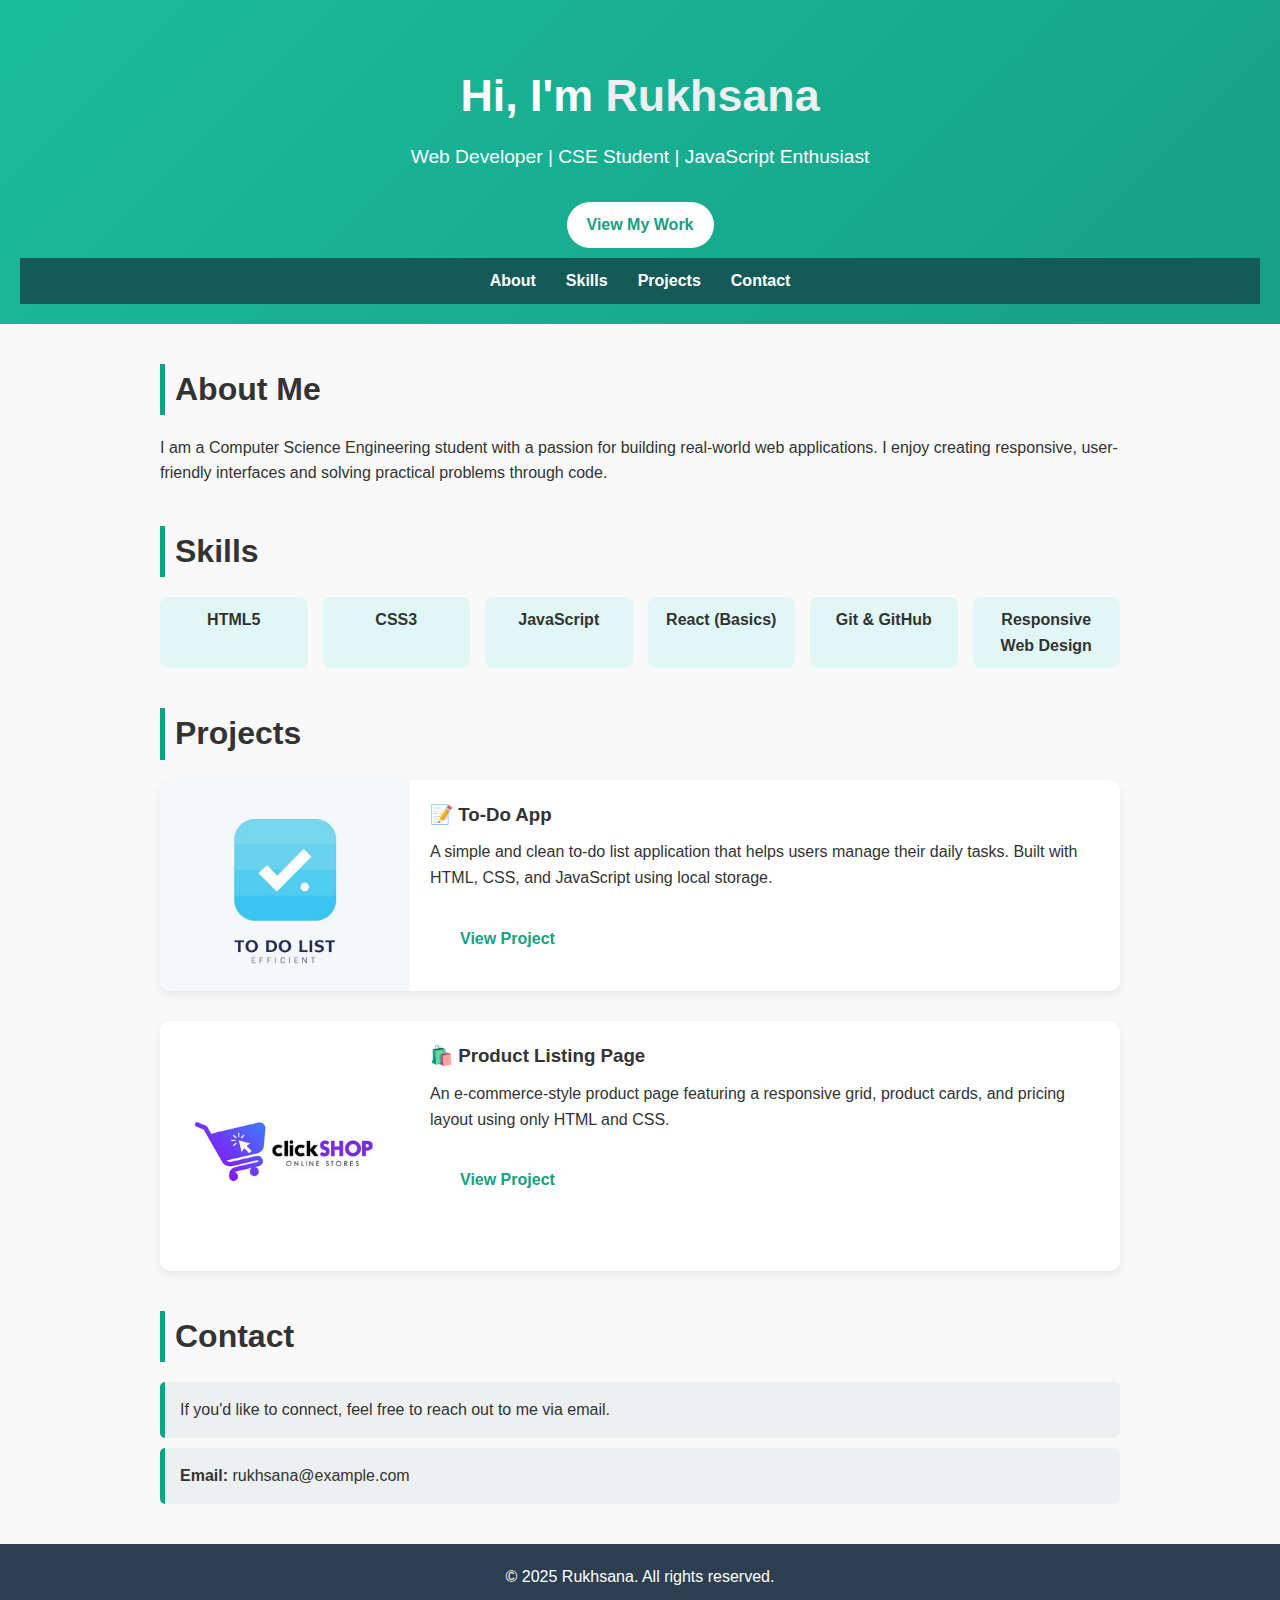
<file: task-4/index.html>
<!DOCTYPE html>
<html lang="en">
<head>
  <meta charset="UTF-8" />
  <meta name="viewport" content="width=device-width, initial-scale=1.0" />
  <title>Rukhsana Portfolio</title>
  <link rel="stylesheet" href="style.css" />
</head>
<body>
  <header>
    <div class="hero">
      <h1>Hi, I'm <span>Rukhsana</span></h1>
      <p>Web Developer | CSE Student | JavaScript Enthusiast</p>
      <a href="#projects" class="btn">View My Work</a>
    </div>
    <nav>
      <ul>
        <li><a href="#about">About</a></li>
        <li><a href="#skills">Skills</a></li>
        <li><a href="#projects">Projects</a></li>
        <li><a href="#contact">Contact</a></li>
      </ul>
    </nav>
  </header>

  <section id="about">
    <h2>About Me</h2>
    <p>I am a Computer Science Engineering student with a passion for building real-world web applications. I enjoy creating responsive, user-friendly interfaces and solving practical problems through code.</p>
  </section>

  <section id="skills">
    <h2>Skills</h2>
    <ul class="skills-list">
      <li>HTML5</li>
      <li>CSS3</li>
      <li>JavaScript</li>
      <li>React (Basics)</li>
      <li>Git & GitHub</li>
      <li>Responsive Web Design</li>
    </ul>
  </section>

  <section id="projects">
    <h2>Projects</h2>
    <div class="project-card">
      <img src="./todoimg.jpg" alt="To-Do App Screenshot" />
      <div>
        <h3>📝 To-Do App</h3>
        <p>A simple and clean to-do list application that helps users manage their daily tasks. Built with HTML, CSS, and JavaScript using local storage.</p>
        <a href="todo.html" class="btn">View Project</a>
      </div>
    </div>

    <div class="project-card">
      <img src="./ecommerce.jpg" alt="Product Listing Screenshot" />
      <div>
        <h3>🛍️ Product Listing Page</h3>
        <p>An e-commerce-style product page featuring a responsive grid, product cards, and pricing layout using only HTML and CSS.</p>
        <a href="products.html" class="btn">View Project</a>
      </div>
    </div>

    <!-- Add More Projects Here -->
  </section>

  <section id="contact">
    <h2>Contact</h2>
    <p>If you'd like to connect, feel free to reach out to me via email.</p>
    <p><strong>Email:</strong> rukhsana@example.com</p>
  </section>

  <footer>
    <p>&copy; 2025 Rukhsana. All rights reserved.</p>
  </footer>
</body>
</html>
</file>
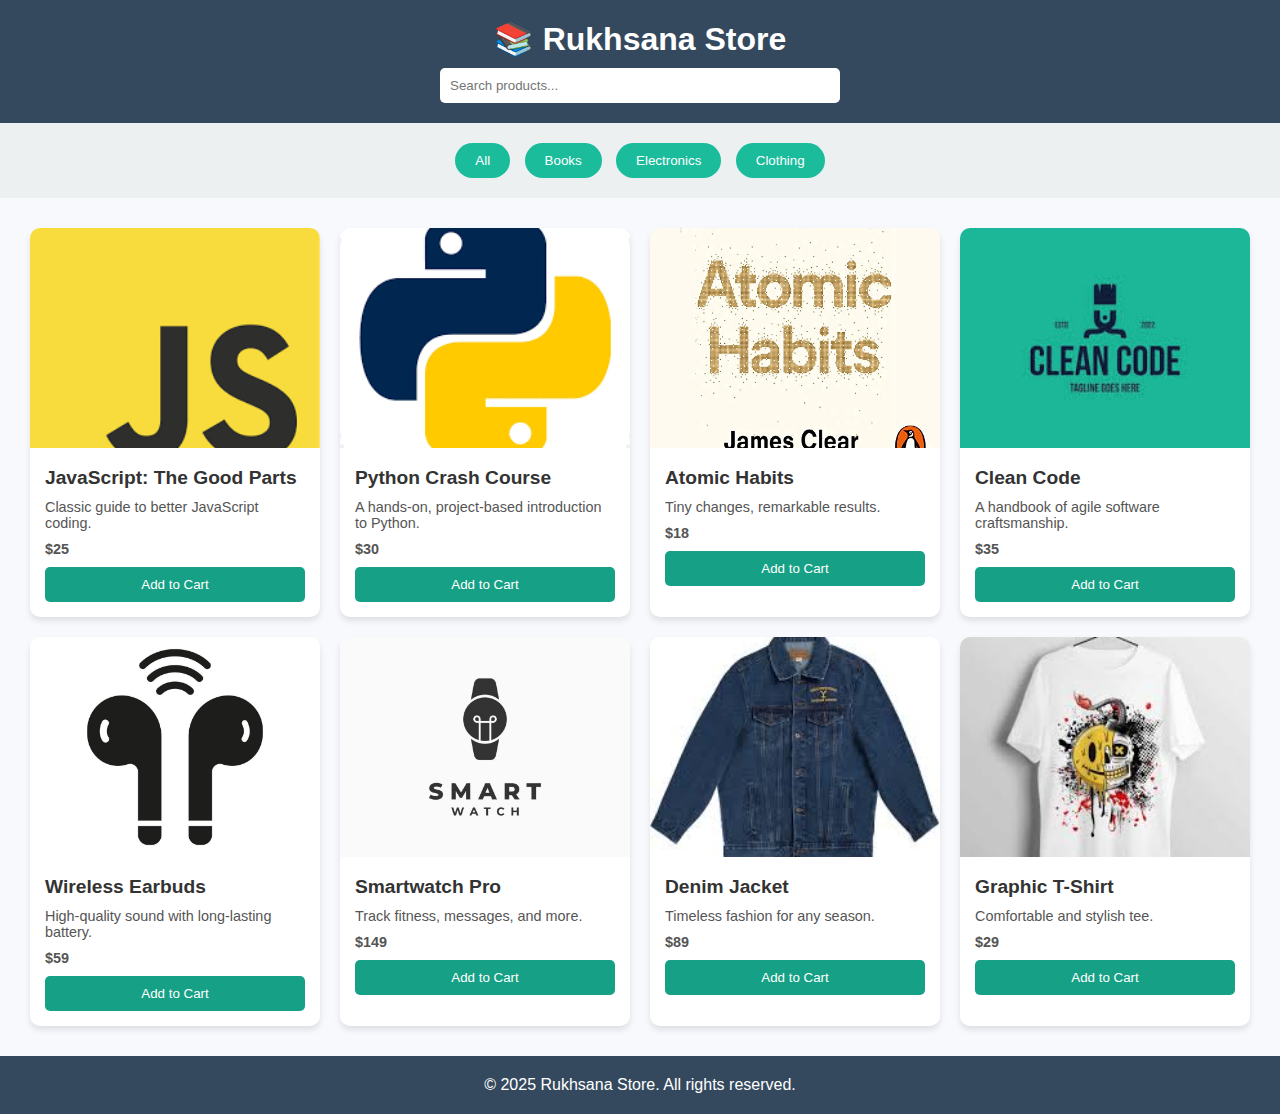
<file: task-4/products.html>
<!DOCTYPE html>
<html lang="en">
<head>
  <meta charset="UTF-8" />
  <meta name="viewport" content="width=device-width, initial-scale=1.0"/>
  <title>Product Listing</title>
  <link rel="stylesheet" href="products.css" />
</head>
<body>
  <header>
    <h1>📚 Rukhsana Store</h1>
    <input type="text" id="searchInput" placeholder="Search products..." />
  </header>

  <section class="filters">
    <button onclick="filterProducts('all')">All</button>
    <button onclick="filterProducts('books')">Books</button>
    <button onclick="filterProducts('electronics')">Electronics</button>
    <button onclick="filterProducts('clothing')">Clothing</button>
  </section>

  <main id="productContainer" class="product-grid">
    <!-- Dynamic products will appear here -->
  </main>

  <footer>
    <p>&copy; 2025 Rukhsana Store. All rights reserved.</p>
  </footer>

  <script src="products.js"></script>
</body>
</html>
</file>
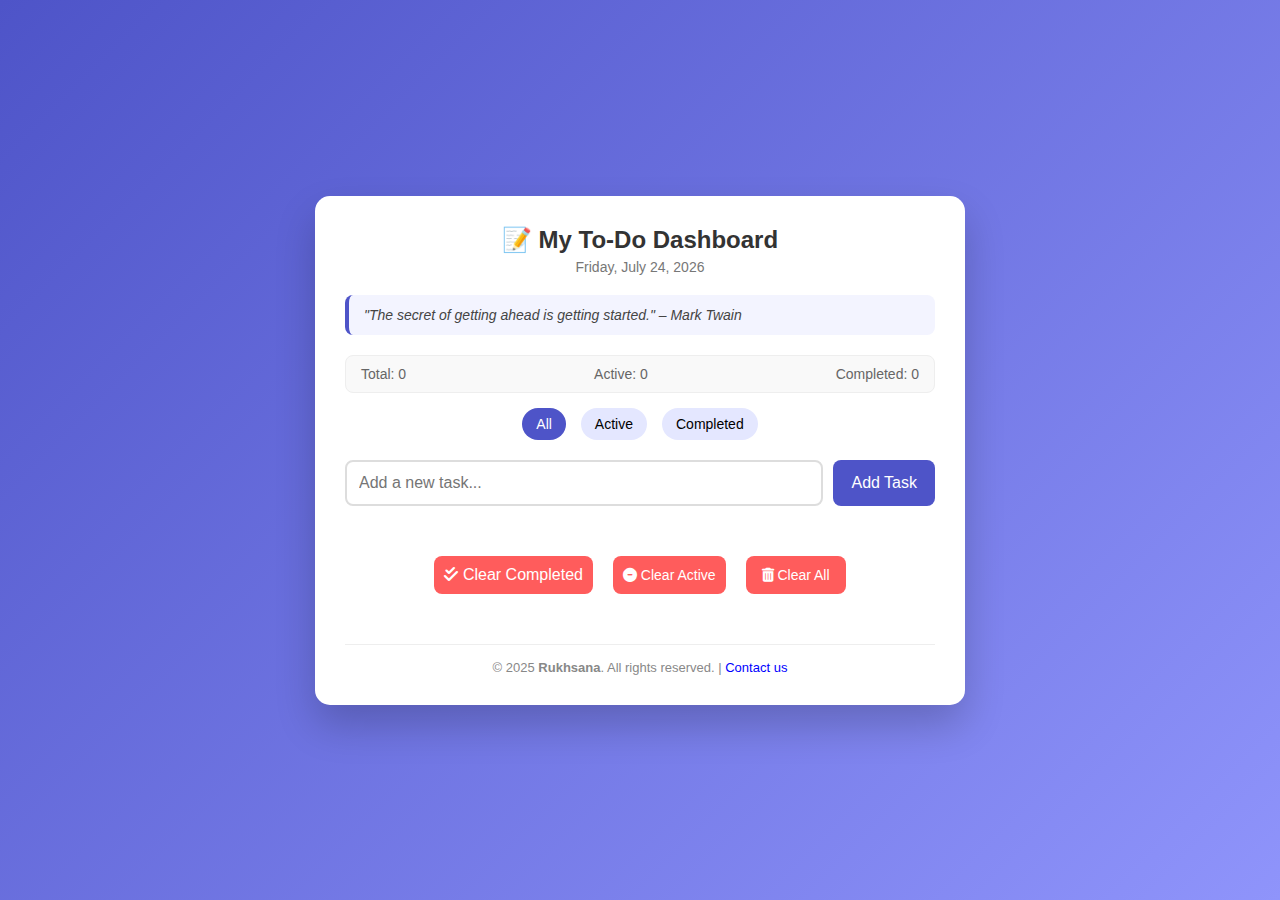
<file: task-4/todo.html>
<!DOCTYPE html>
<html lang="en">
<head>
  <meta charset="UTF-8" />
  <meta name="viewport" content="width=device-width, initial-scale=1.0"/>
  <title>Advanced Interactive To-Do List</title>

  <!-- Font Awesome for icons -->
  <link rel="stylesheet" href="https://cdnjs.cloudflare.com/ajax/libs/font-awesome/6.7.2/css/all.min.css"/>

  <!-- External CSS -->
  <link rel="stylesheet" href="todo.css"/>
</head>
<body>
  <main class="todo-container">
    
    <!-- Header -->
    <header class="header">
      <h1>📝 My To-Do Dashboard</h1>
      <p id="currentDate"></p>
    </header>

    <!-- Motivational Quote -->
    <section class="quote">
      <blockquote>"The secret of getting ahead is getting started." – Mark Twain</blockquote>
    </section>

    <!-- Task Summary -->
    <section class="task-summary">
      <span id="totalCount">Total: 0</span>
      <span id="activeCount">Active: 0</span>
      <span id="completedCount">Completed: 0</span>
    </section>

    <!-- Filters -->
    <section class="filters">
      <button class="filter-btn active" data-filter="all">All</button>
      <button class="filter-btn" data-filter="active">Active</button>
      <button class="filter-btn" data-filter="completed">Completed</button>
    </section>
    <!-- Input -->
    <section class="input-section">
      <input type="text" id="taskInput" placeholder="Add a new task..." />
      <button id="addTaskBtn">Add Task</button>
    </section>


    <!-- Task List -->
    <ul id="taskList"></ul>

    <!-- Actions -->
   <div class="clear-section">
  <button id="clearCompletedBtn"><i class="fas fa-check-double"></i> Clear Completed</button>
  <button id="clearActiveBtn"><i class="fas fa-minus-circle"></i> Clear Active</button>
  <button id="clearAllBtn"><i class="fas fa-trash-alt"></i> Clear All</button>
</div>


    <!-- Footer -->

    <footer class="footer">
      <p>
        &copy; 2025 <strong>Rukhsana</strong>. All rights reserved. | <a href="/Taks2/Task2.html">Contact us</a>
      </p>
    </footer>
    <!-- Footer -->

  </main>

  <script src="todo.js" defer></script>
</body>
</html>
</file>
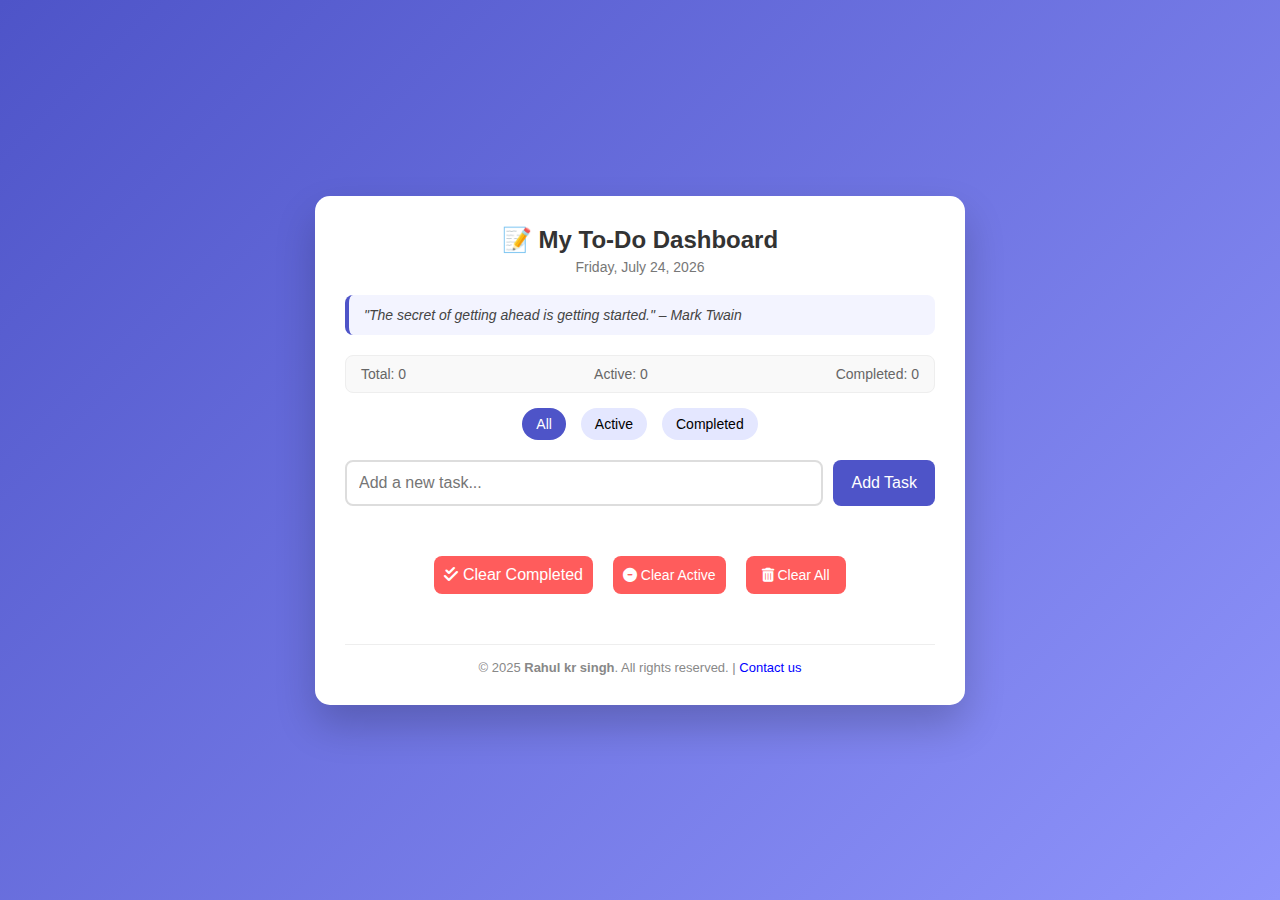
<file: Task2/todo.html>
<!DOCTYPE html>
<html lang="en">
<head>
  <meta charset="UTF-8" />
  <meta name="viewport" content="width=device-width, initial-scale=1.0"/>
  <title>Advanced Interactive To-Do List</title>

  <!-- Font Awesome for icons -->
  <link rel="stylesheet" href="https://cdnjs.cloudflare.com/ajax/libs/font-awesome/6.7.2/css/all.min.css"/>

  <!-- External CSS -->
  <link rel="stylesheet" href="todo.css"/>
</head>
<body>
  <main class="todo-container">
    
    <!-- Header -->
    <header class="header">
      <h1>📝 My To-Do Dashboard</h1>
      <p id="currentDate"></p>
    </header>

    <!-- Motivational Quote -->
    <section class="quote">
      <blockquote>"The secret of getting ahead is getting started." – Mark Twain</blockquote>
    </section>

    <!-- Task Summary -->
    <section class="task-summary">
      <span id="totalCount">Total: 0</span>
      <span id="activeCount">Active: 0</span>
      <span id="completedCount">Completed: 0</span>
    </section>

    <!-- Filters -->
    <section class="filters">
      <button class="filter-btn active" data-filter="all">All</button>
      <button class="filter-btn" data-filter="active">Active</button>
      <button class="filter-btn" data-filter="completed">Completed</button>
    </section>
    <!-- Input -->
    <section class="input-section">
      <input type="text" id="taskInput" placeholder="Add a new task..." />
      <button id="addTaskBtn">Add Task</button>
    </section>


    <!-- Task List -->
    <ul id="taskList"></ul>

    <!-- Actions -->
   <div class="clear-section">
  <button id="clearCompletedBtn"><i class="fas fa-check-double"></i> Clear Completed</button>
  <button id="clearActiveBtn"><i class="fas fa-minus-circle"></i> Clear Active</button>
  <button id="clearAllBtn"><i class="fas fa-trash-alt"></i> Clear All</button>
</div>


    <!-- Footer -->

    <footer class="footer">
      <p>
        &copy; 2025 <strong>Rahul kr singh</strong>. All rights reserved. | <a href="/Taks2/Task2.html">Contact us</a>
      </p>
    </footer>
    <!-- Footer -->

  </main>

  <script src="todo.js" defer></script>
</body>
</html>
</file>
<file: task-4/style.css>
* {
    margin: 0;
    padding: 0;
    box-sizing: border-box;
}

body {
    font-family: 'Segoe UI', Tahoma, Geneva, Verdana, sans-serif;
    background-color: #f9f9f9;
    color: #333;
    line-height: 1.6;
}

/* Hero Header */
header {
    background: linear-gradient(135deg, #1abc9c, #16a085);
    color: white;
    padding: 60px 20px 20px;
    text-align: center;
    position: relative;
}

.hero h1 {
    font-size: 2.8rem;
    margin-bottom: 10px;
}

.hero span {
    color: #ecf0f1;
    font-weight: bold;
}

.hero p {
    font-size: 1.2rem;
    margin-bottom: 20px;
}

.btn {
    margin: 10px;
    display: inline-block;
    background: white;
    color: #16a085;
    padding: 10px 20px;
    border-radius: 25px;
    text-decoration: none;
    font-weight: bold;
    transition: 0.3s ease;
}

.btn:hover {
    background-color: #ecf0f1;
}

/* Navigation */
nav {
    background-color: #145a56;
    padding: 10px 0;
}

nav ul {
    display: flex;
    justify-content: center;
    list-style: none;
    gap: 30px;
}

nav a {
    color: white;
    text-decoration: none;
    font-weight: bold;
    transition: color 0.3s ease;
}

nav a:hover {
    color: #1abc9c;
}

/* Section styling */
section {
    max-width: 1000px;
    margin: 40px auto;
    padding: 0 20px;
}

section h2 {
    font-size: 2rem;
    margin-bottom: 20px;
    border-left: 5px solid #16a085;
    padding-left: 10px;
}

/* Skills */
.skills-list {
    list-style: none;
    display: grid;
    grid-template-columns: repeat(auto-fit, minmax(120px, 1fr));
    gap: 15px;
    padding: 0;
    margin-top: 15px;
}

.skills-list li {
    background-color: #e1f7f5;
    padding: 10px;
    border-radius: 8px;
    text-align: center;
    font-weight: bold;
}

/* Projects */
.project-card {
    display: flex;
    flex-wrap: wrap;
    background: white;
    margin-bottom: 30px;
    border-radius: 10px;
    overflow: hidden;
    box-shadow: 0 4px 10px rgba(0, 0, 0, 0.07);
}

.project-card img {
    width: 100%;
    max-width: 250px;
    object-fit: cover;
}

.project-card>div {
    flex: 1;
    padding: 20px;
}

.project-card h3 {
    margin-bottom: 10px;
}

.project-card p {
    margin-bottom: 15px;
}

/* Contact */
#contact p {
    background-color: #ecf0f1;
    padding: 15px;
    border-left: 5px solid #16a085;
    border-radius: 5px;
    margin-bottom: 10px;
}

/* Footer */
footer {
    text-align: center;
    padding: 20px;
    background-color: #2c3e50;
    color: white;
}
</file>
<file: task-4/todo.css>
* {
    box-sizing: border-box;
    margin: 0;
    padding: 0;
    font-family: 'Poppins', sans-serif;
}

body {
    min-height: 100vh;
    background: linear-gradient(135deg, #4e54c8, #8f94fb);
    display: flex;
    justify-content: center;
    align-items: center;
    padding: 20px;
}

.todo-container {
    background: #ffffff;
    padding: 30px;
    max-height: 700px;
    border-radius: 15px;
    width: 100%;
    max-width: 650px;
    box-shadow: 0 20px 40px rgba(0, 0, 0, 0.2);
    display: flex;
    flex-direction: column;
    gap: 20px;
}

/* Header & Date */
.header {
    text-align: center;
}

.header h1 {
    font-size: 24px;
    color: #333;
}

#currentDate {
    font-size: 14px;
    color: #777;
    margin-top: 5px;
}

/* Quote */
.quote {
    background: #f3f4ff;
    border-left: 4px solid #4e54c8;
    padding: 12px 15px;
    border-radius: 8px;
    font-style: italic;
    font-size: 14px;
    color: #444;
}

/* Summary Section */
.task-summary {
    display: flex;
    justify-content: space-between;
    font-size: 14px;
    color: #666;
    border: 1px solid #eee;
    padding: 10px 15px;
    border-radius: 8px;
    background: #f9f9f9;
}

/* Input */
.input-section {
    display: flex;
    gap: 10px;
}

.input-section input {
    padding: 12px;
    border: 2px solid #ddd;
    border-radius: 8px;
    font-size: 16px;
    flex-grow: 1;
    transition: border-color 0.3s;
}

.input-section input:focus {
    border-color: #4e54c8;
    outline: none;
}

.input-section button {
    padding: 12px 18px;
    background-color: #4e54c8;
    border: none;
    color: #fff;
    border-radius: 8px;
    font-size: 16px;
    cursor: pointer;
    transition: background-color 0.3s;
}

.input-section button:hover {
    background-color: #3e44b5;
}

/* Filters */
.filters {
    display: flex;
    justify-content: center;
    gap: 15px;
    margin-top: -5px;
}

.filter-btn {
    padding: 8px 14px;
    background: #e4e7ff;
    border: none;
    border-radius: 20px;
    font-size: 14px;
    cursor: pointer;
    transition: background 0.3s, color 0.3s;
}

.filter-btn:hover {
    background: #d0d4ff;
}

.filter-btn.active {
    background: #4e54c8;
    color: #fff;
}

/* Task List */
#taskList {
    list-style: none;
    padding: 0;
    max-height: 400px;
    overflow-y: auto;
    scrollbar-width: auto;
    scrollbar-color: #4e54c8 #ddd;
}

.task-item {
    display: flex;
    justify-content: space-between;
    align-items: center;
    padding: 12px 14px;
    border: 1px solid #e5e5e5;
    border-radius: 10px;
    background: #fdfdfd;
    margin-bottom: 10px;
    transition: background 0.3s;
}

.task-item.completed {
    background: #eaf7ea;
}

.task-item.completed .task-text {
    text-decoration: line-through;
    color: #888;
}

.task-text {
    flex: 1;
    font-size: 16px;
    color: #333;
}

.task-controls {
    display: flex;
    gap: 15px;
    margin-left: 15px;
}

.task-item button {
    background: none;
    border: none;
    cursor: pointer;
    font-size: 16px;
    color: #555;
    transition: transform 0.2s, color 0.2s;
}

footer p a {
    text-decoration: none;
    color: blue;
}

footer p a :hover {
    cursor: pointer;
}

.task-item button:hover {
    transform: scale(1.2);
}

.complete-btn {
    color: #3dbb3d;
}

.edit-btn {
    color: #4e54c8;
}

.delete-btn {
    color: #ff5c5c;
}


.clear-section {
    display: flex;
    flex-wrap: inherit;
    justify-content: center;
}

.clear-section button {
    flex: 1px 1px 1px;
    max-width: 180px;
    padding: 10px;
    background-color: #ff5c5c;
    border: none;
    color: #fff;
    border-radius: 8px;
    cursor: pointer;
    font-size: 14px;
    transition: background 0.5s;
    min-width: 100px;
}

.clear-section button:hover {
    background-color: #e14c4c;
}

#clearCompletedBtn {
    margin: 10px 10px;
    padding: 10px 10px;
    background-color: #ff5c5c;
    border: none;
    color: #fff;
    border-radius: 8px;
    cursor: pointer;
    font-size: 1rem;
    transition: background 0.3s;
}

#clearActiveBtn {
    margin: 10px 10px;
    padding: 10px 10px;
    background-color: #ff5c5c;
    border: none;
    color: #fff;
    border-radius: 8px;
    cursor: pointer;
    font-size: 14px;
    transition: background 0.3s;
}


#clearAllBtn {
    margin: 10px 10px;
    padding: 10px 10px;
    background-color: #ff5c5c;
    border: none;
    color: #fff;
    border-radius: 8px;
    cursor: pointer;
    font-size: 14px;
    transition: background 0.3s;
}

#clearCompletedBtn:hover {
    background-color: #e14c4c;
}

/* Footer */
.footer {
    text-align: center;
    margin-top: 20px;
    font-size: 13px;
    color: #888;
    padding-top: 15px;
    border-top: 1px solid #eee;
}
</file>
<file: Task2/todo.css>
* {
    box-sizing: border-box;
    margin: 0;
    padding: 0;
    font-family: 'Poppins', sans-serif;
}

body {
    min-height: 100vh;
    background: linear-gradient(135deg, #4e54c8, #8f94fb);
    display: flex;
    justify-content: center;
    align-items: center;
    padding: 20px;
}

.todo-container {
    background: #ffffff;
    padding: 30px;
    max-height: 700px;
    border-radius: 15px;
    width: 100%;
    max-width: 650px;
    box-shadow: 0 20px 40px rgba(0, 0, 0, 0.2);
    display: flex;
    flex-direction: column;
    gap: 20px;
}

/* Header & Date */
.header {
    text-align: center;
}

.header h1 {
    font-size: 24px;
    color: #333;
}

#currentDate {
    font-size: 14px;
    color: #777;
    margin-top: 5px;
}

/* Quote */
.quote {
    background: #f3f4ff;
    border-left: 4px solid #4e54c8;
    padding: 12px 15px;
    border-radius: 8px;
    font-style: italic;
    font-size: 14px;
    color: #444;
}

/* Summary Section */
.task-summary {
    display: flex;
    justify-content: space-between;
    font-size: 14px;
    color: #666;
    border: 1px solid #eee;
    padding: 10px 15px;
    border-radius: 8px;
    background: #f9f9f9;
}

/* Input */
.input-section {
    display: flex;
    gap: 10px;
}

.input-section input {
    padding: 12px;
    border: 2px solid #ddd;
    border-radius: 8px;
    font-size: 16px;
    flex-grow: 1;
    transition: border-color 0.3s;
}

.input-section input:focus {
    border-color: #4e54c8;
    outline: none;
}

.input-section button {
    padding: 12px 18px;
    background-color: #4e54c8;
    border: none;
    color: #fff;
    border-radius: 8px;
    font-size: 16px;
    cursor: pointer;
    transition: background-color 0.3s;
}

.input-section button:hover {
    background-color: #3e44b5;
}

/* Filters */
.filters {
    display: flex;
    justify-content: center;
    gap: 15px;
    margin-top: -5px;
}

.filter-btn {
    padding: 8px 14px;
    background: #e4e7ff;
    border: none;
    border-radius: 20px;
    font-size: 14px;
    cursor: pointer;
    transition: background 0.3s, color 0.3s;
}

.filter-btn:hover {
    background: #d0d4ff;
}

.filter-btn.active {
    background: #4e54c8;
    color: #fff;
}

/* Task List */
#taskList {
    list-style: none;
    padding: 0;
    max-height: 400px;
    overflow-y: auto;
    scrollbar-width: thin;
    scrollbar-color: #4e54c8 #ddd;
}

.task-item {
    display: flex;
    justify-content: space-between;
    align-items: center;
    padding: 12px 14px;
    border: 1px solid #e5e5e5;
    border-radius: 10px;
    background: #fdfdfd;
    margin-bottom: 10px;
    transition: background 0.3s;
}

.task-item.completed {
    background: #eaf7ea;
}

.task-item.completed .task-text {
    text-decoration: line-through;
    color: #888;
}

.task-text {
    flex: 1;
    font-size: 16px;
    color: #333;
}

.task-controls {
    display: flex;
    gap: 15px;
    margin-left: 15px;
}

.task-item button {
    background: none;
    border: none;
    cursor: pointer;
    font-size: 16px;
    color: #555;
    transition: transform 0.2s, color 0.2s;
}

footer p a {
    text-decoration: none;
    color: blue;
}

footer p a :hover {
    cursor: pointer;
}

.task-item button:hover {
    transform: scale(1.2);
}

.complete-btn {
    color: #3dbb3d;
}

.edit-btn {
    color: #4e54c8;
}

.delete-btn {
    color: #ff5c5c;
}


.clear-section {
    display: flex;
    flex-wrap: inherit;
    justify-content: center;
}

.clear-section button {
    flex: 1px 1px 1px;
    max-width: 180px;
    padding: 10px;
    background-color: #ff5c5c;
    border: none;
    color: #fff;
    border-radius: 8px;
    cursor: pointer;
    font-size: 14px;
    transition: background 0.5s;
    min-width: 100px;
}

.clear-section button:hover {
    background-color: #e14c4c;
}

#clearCompletedBtn {
    margin: 10px 10px;
    padding: 10px 10px;
    background-color: #ff5c5c;
    border: none;
    color: #fff;
    border-radius: 8px;
    cursor: pointer;
    font-size: 1rem;
    transition: background 0.3s;
}

#clearActiveBtn {
    margin: 10px 10px;
    padding: 10px 10px;
    background-color: #ff5c5c;
    border: none;
    color: #fff;
    border-radius: 8px;
    cursor: pointer;
    font-size: 14px;
    transition: background 0.3s;
}

.download-section {
    text-align: center;
}

#downloadBtn {
    padding: 10px 15px;
    background-color: #4e54c8;
    border: none;
    color: white;
    border-radius: 8px;
    cursor: pointer;
    font-size: 14px;
    transition: background 0.3s;
}

#downloadBtn:hover {
    background-color: #3e44b5;
}

#clearAllBtn {
    margin: 10px 10px;
    padding: 10px 10px;
    background-color: #ff5c5c;
    border: none;
    color: #fff;
    border-radius: 8px;
    cursor: pointer;
    font-size: 14px;
    transition: background 0.3s;
}

#clearCompletedBtn:hover {
    background-color: #e14c4c;
}

/* Footer */
.footer {
    text-align: center;
    margin-top: 20px;
    font-size: 13px;
    color: #888;
    padding-top: 15px;
    border-top: 1px solid #eee;
}
</file>
<file: task-4/products.css>
/* Reset & Base */
* {
    margin: 0;
    padding: 0;
    box-sizing: border-box;
}

body {
    font-family: 'Segoe UI', sans-serif;
    background-color: #f7f9fc;
    color: #333;
}

/* Header */
header {
    background: #34495e;
    color: white;
    text-align: center;
    padding: 20px;
    position: sticky;
    top: 0;
    z-index: 10;
}

header h1 {
    margin-bottom: 10px;
}

#searchInput {
    padding: 10px;
    width: 90%;
    max-width: 400px;
    border-radius: 5px;
    border: none;
}

/* Filter Section */
.filters {
    background-color: #ecf0f1;
    text-align: center;
    padding: 15px;
}

.filters button {
    margin: 5px;
    padding: 10px 20px;
    background-color: #1abc9c;
    color: white;
    border: none;
    border-radius: 20px;
    cursor: pointer;
    transition: background-color 0.3s;
}

.filters button:hover {
    background-color: #16a085;
}

/* Product Grid */
.product-grid {
    display: grid;
    grid-template-columns: repeat(auto-fit, minmax(250px, 1fr));
    gap: 20px;
    padding: 30px;
}

.product-card {
    background: #fff;
    border-radius: 10px;
    overflow: hidden;
    box-shadow: 0 4px 6px rgba(0, 0, 0, 0.1);
    transition: transform 0.3s;
}

.product-card:hover {
    transform: translateY(-5px);
}

.product-card img {
    width: 100%;
    height: 220px;
    object-fit: cover;
}

.product-card .content {
    padding: 15px;
}

.product-card h3 {
    font-size: 1.2rem;
    margin-bottom: 10px;
}

.product-card p {
    font-size: 0.9rem;
    color: #555;
}

.price {
    color: #1abc9c;
    font-weight: bold;
    margin-top: 10px;
}

.add-btn {
    margin-top: 10px;
    width: 100%;
    padding: 10px;
    background-color: #16a085;
    color: white;
    border: none;
    border-radius: 5px;
    cursor: pointer;
}

.add-btn:hover {
    background-color: #149174;
}

/* Footer */
footer {
    background-color: #34495e;
    color: white;
    text-align: center;
    padding: 20px;
}
</file>
